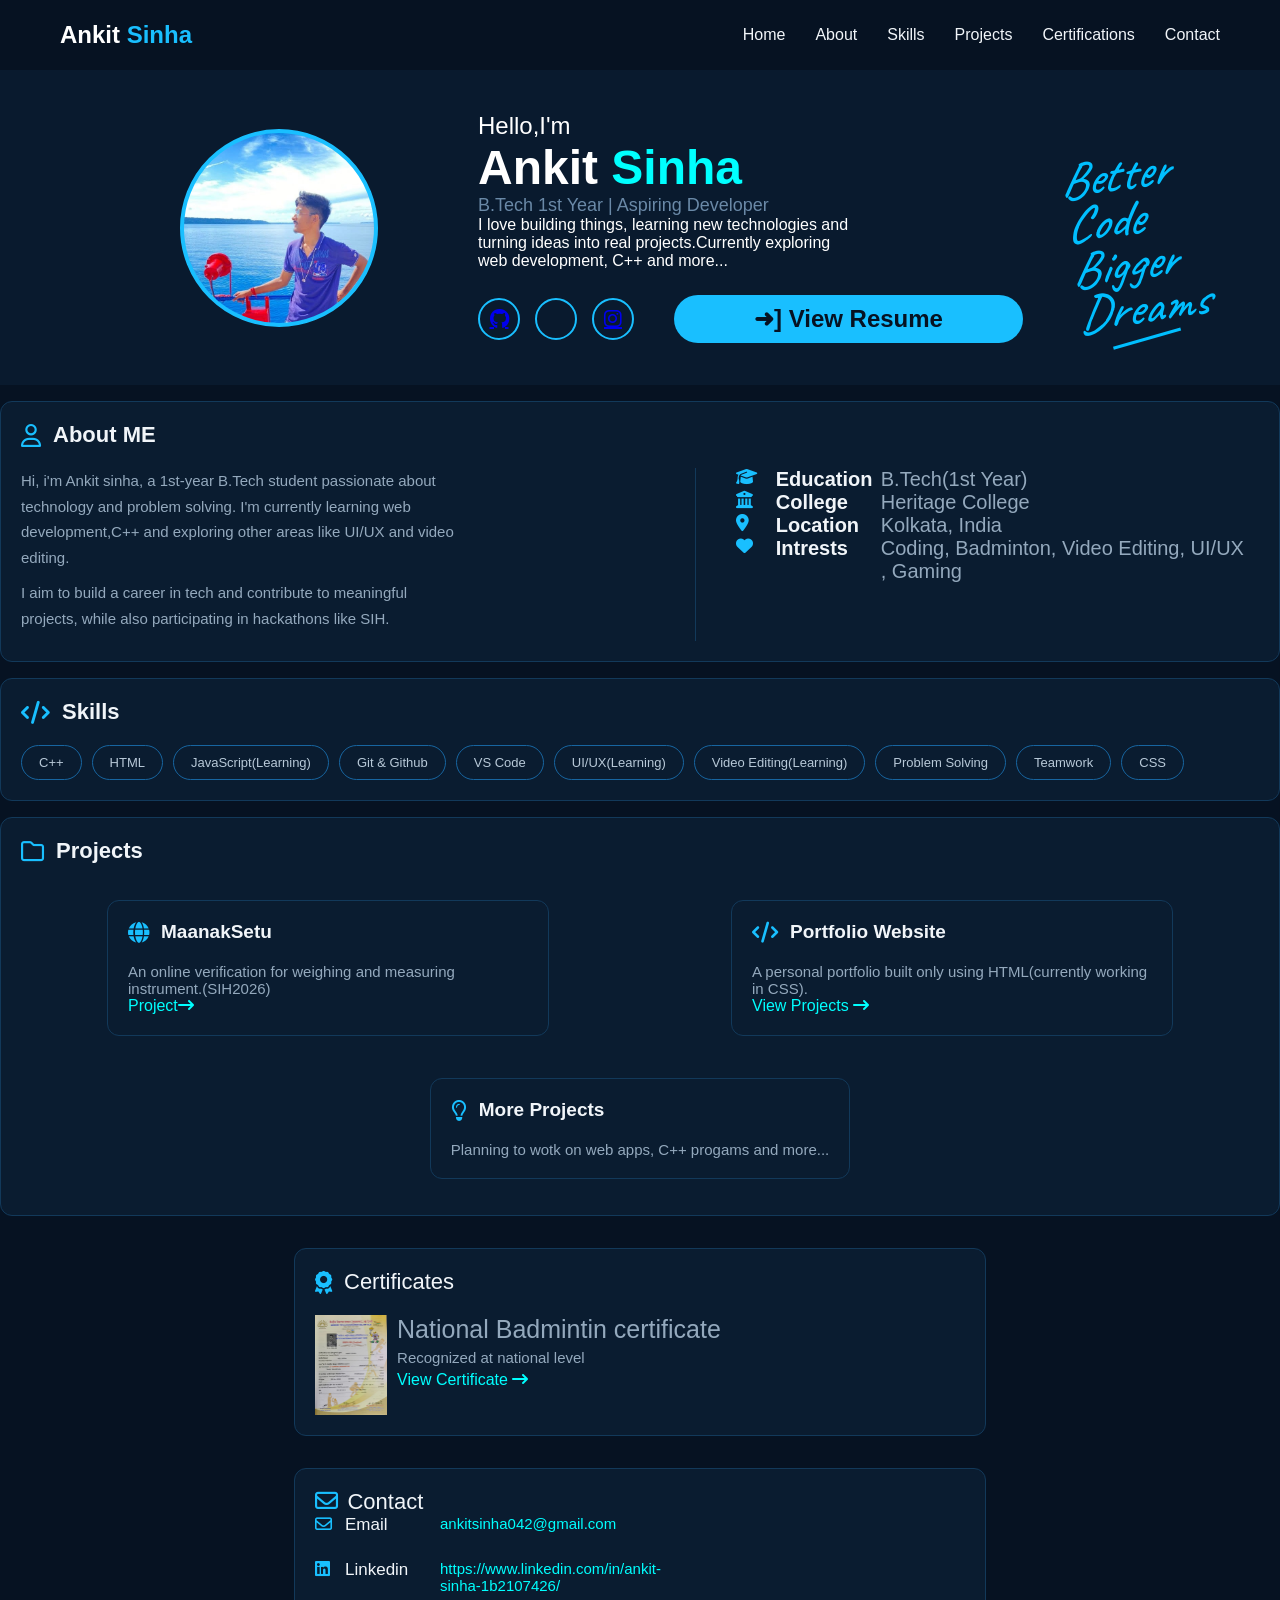
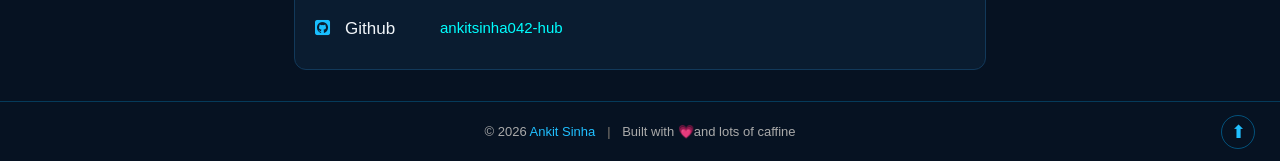
<file: index.html>
<!DOCTYPE html>
<html lang="en">
<head>
    <meta charset="UTF-8">
    <meta name="viewport" content="width=device-width, initial-scale=1.0">
    <title>Document</title>
    <link rel="stylesheet" href="style.css">
    <link rel="stylesheet"
      href="https://cdnjs.cloudflare.com/ajax/libs/font-awesome/6.5.2/css/all.min.css">
      <link rel="stylesheet"
      href="https://fonts.googleapis.com/css2?family=Caveat:wght@400;500;600&display=swap" >
</head>
    
<body>
    <header>
        <nav class="navbar">
            <div class="logo"><!--logo is just like id to give notation-->
                Ankit <span>Sinha</span><!--span can be used to give seperate sinha and also help in css of different name style-->
            </div>
            <ul class="bar-links"><!--unordered links-->
                <li><a href="#home">Home</a></li>
                <li><a href="#about">About</a></li>
                <li><a href="#skills">Skills</a></li>
                <li><a href="#projects">Projects</a></li>
                <li><a href="#certification">Certifications</a></li>
                <li><a href="#contact">Contact</a></li><!--For example:
1. Your navigation link
2. <a href="#skills">Skills<a/
This means: When someone clicks Skills, find the HTML element whose ID is skills.-->
            </ul>

        </nav>
        <section class="hero" id="home">
            <div class="photo">

            </div>
            <div class="base">
                <p>Hello,I'm
            </p>
            <h1 class="name">
                Ankit <span>Sinha</span>
            </h1>
            <p class="subtitle">
                B.Tech 1st Year | Aspiring Developer
            </p>
            <p class="discription">
                I love building things, learning new technologies and<br>
                turning ideas into real projects.Currently exploring <br>
                web development, C++ and more...
            </p>
            <div class="social-links">
                <a href="https://github.com/" target="_blank" class="social-circle"><i class="fa-brands fa-github"></i></a>
                <a href="https://www.linkedin.com/feed/" target="_blank" class="social-circle"><i class="fa-brans fa-linkedin-in"></i></a>
                <a href="https://www.instagram.com/" target="_blank" class="social-circle"><i class="fa-brands fa-instagram"></i></a>
                <a  href="Latex_resume (2)_page-0001.jpg" target="_blank" class="resume-btn"> ➜] View Resume</a>

            </div>
            <div class="dream-text">
                Better<br>
                Code<br>
                Bigger<br>
                Dreams
            </div>
            </div>

            
        </section>
        <section class="about" id="about">
            <div class="section-title">
                <i class="fa-regular fa-user"></i>
                <h2>About ME</h2>
            </div>
                <div class="about-layout">
                    <div class="about-text">
                        <p>
                            Hi, i'm Ankit sinha, a 1st-year B.Tech student passionate about<br>
                            technology and problem solving. I'm currently learning web<br>
                             development,C++ and exploring other areas  like UI/UX and video<br>
                             editing.
                        </p>
                        <P>
                             I aim to build a career in tech and contribute to meaningful<br>
                             projects, while also participating in hackathons like SIH.
                        </P>
                    </div>
                <div class="about-detail">
                    <div class="detail">
                         <i class="fa-solid fa-graduation-cap"></i>
                        <strong>Education</strong>
                        <span> B.Tech(1st Year)</span>
                    </div>
                    <div class="detail">
                        <i class="fa-solid fa-building-columns"></i>
                        <strong>College</strong>
                        <span>Heritage College</span>
                    </div>
                    <div class="detail">
                        <i class="fa-solid fa-location-dot"></i>
                        <strong>Location</strong>
                        <span>Kolkata, India</span>
                    </div>
                    <div class="detail">
                        <i class="fa-solid fa-heart"></i>
                        <strong>Intrests</strong>
                        <span>Coding, Badminton, Video Editing, UI/UX <br>, Gaming</span>
                    </div>
                </div>
            </div>
        </section>
        <section class="skills" id="skills">
            <div class="about1-title">
                <i class="fa-solid fa-code"></i>
                <h1>Skills</h1>
            </div>
            <div class="oval-shape">
                <span class="oval">C++</span><!--we use span over div beacause span by default inline me arrange krke deta h-->
                <span class="oval">HTML</span>
                <span class="oval">JavaScript(Learning)</span>
                <span class="oval">Git & Github</span>
                <span class="oval">VS Code</span>
                <span class="oval">UI/UX(Learning)</span>
                <span class="oval">Video Editing(Learning)</span>
                <span class="oval">Problem Solving</span>
                <span class="oval">Teamwork</span>
                <span class="oval">CSS</span>

            </div>

        </section>
        <section class="projects" id="projects">
            <div class="project-title">
                <i class="fa-regular fa-folder"></i>
                <h1>Projects</h1>
            </div>
            <div class="project-container">
            <div class="setu">
                <div class="setu-title">
                <i class="fa-solid fa-globe"></i>
                <h5>MaanakSetu</h5>
                </div>
                <div class="setu-content">
                    An online verification for weighing and measuring instrument.(SIH2026) 
                </div>
                <div class="setu-project-link">
                    <a href="https://asmitkumarmishra005.github.io/MaanakSetu/#/login" View target="_blank">Project<i class="fa-solid fa-arrow-right-long"></i></a>


                </div>
            </div>
            <div class="Portfolio">
                <div class="portfolio-title">
                    <i class="fa-solid fa-code"></i>
                    <h3>Portfolio Website</h3>
                </div>
                <div class="portfolio-content">
                    A personal portfolio built only using HTML(currently working in CSS).
                </div>
                <div class="portfolio-link">
                    <a href=#>View Projects <i class="fa-solid fa-arrow-right-long"></i></a>

                </div>
            </div>
            <div class="more-project">
                <div class="more-project-title">
                    <i class="fa-regular fa-lightbulb"></i>
                    <h4>More Projects</h4>
                </div>
                <div class="more-project-content">
                    Planning to wotk on web apps, C++ progams and more...
                </div>
            </div>
            </div>
        </section>
        <section class="certification" id="certification">
            <div class="certificates">
                <div class="certificate-title">
                 <i class="fa-solid fa-award"></i>
                 <h9>Certificates</h9>
                </div>
             <div class="certificate-content">
                <img src="WhatsApp Image 2026-09-09 at 20.30.42.jpeg" alt =My certificate height="100">
                
                <div class="certificate-details">
                  <h13>National Badmintin certificate</h13>
                  <p>Recognized at national level</p>
                  <a href="WhatsApp Image 2026-09-09 at 20.30.42.jpeg" target="_blank" class="Certificate-button">View Certificate <i class="fa-solid fa-arrow-right-long"></i></a>
                </div>
             </div>
            </div>
            <div class="contact">
                <div class="contact-title">
                     <i class="fa-regular fa-envelope"></i>
                     <h16>Contact</h16>
                </div>
                <div class="contact-lists">
                    <div class="contact-items">
                         <i class="fa-regular fa-envelope"></i>
                         <span class="contact-label">Email</span>
                         <a>ankitsinha042@gmail.com</a>
                    </div>
                    <div class="contact-items">
                         <i class="fa-brands fa-linkedin"></i>
                         <span class="contact-label">Linkedin</span>
                         <a href="#" target="_blank">https://www.linkedin.com/in/ankit-sinha-1b2107426/</a>
                    </div>
                    <div class="contact-items">
                         <i class="fa-brands fa-square-github"></i>
                         <span class="contact-label">Github</span>
                         <a href="#" target="_blank">ankitsinha042-hub</a>
                    </div>
                </div>
            </div>
        </section>
        </header>
        <footer>
            <p>
                © 2026 <span>Ankit Sinha</span>
                <b>|</b>
                Built with <span class="heart">💗</span>and lots of caffine
            </p>
            <a href="#home" class="back-to-top">⬆</a>
        </footer>
    
</body>
</html>
</file>
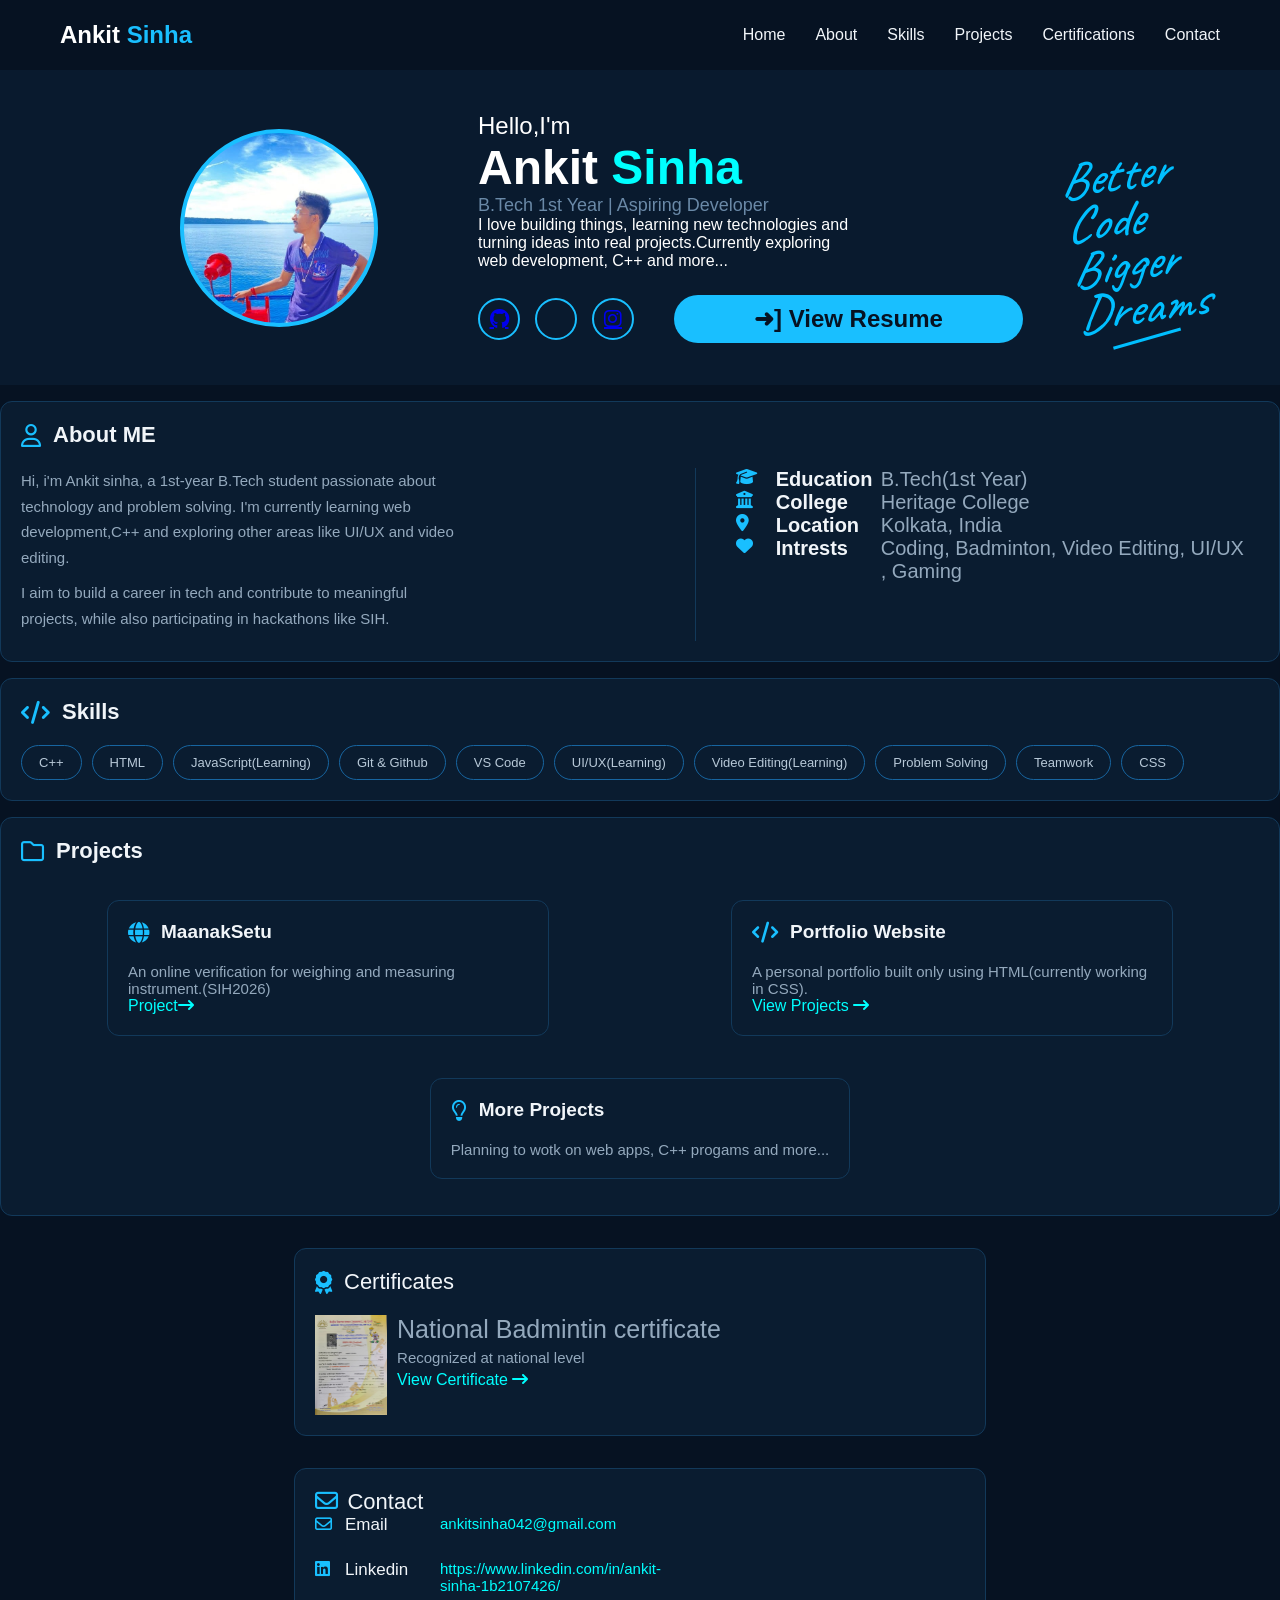
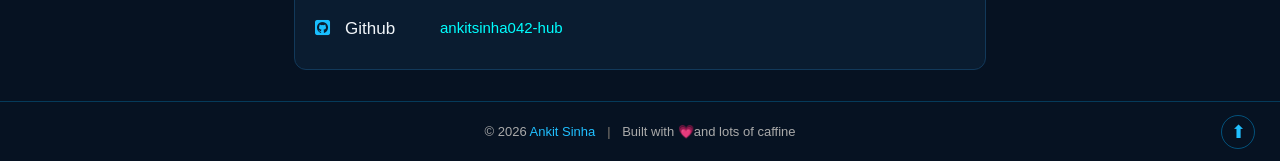
<file: index.html.html>
<!DOCTYPE html>
<html lang="en">
<head>
    <meta charset="UTF-8">
    <meta name="viewport" content="width=device-width, initial-scale=1.0">
    <title>Document</title>
    <link rel="stylesheet" href="style.css">
    <link rel="stylesheet"
      href="https://cdnjs.cloudflare.com/ajax/libs/font-awesome/6.5.2/css/all.min.css">
      <link rel="stylesheet"
      href="https://fonts.googleapis.com/css2?family=Caveat:wght@400;500;600&display=swap" >
</head>
    
<body>
    <header>
        <nav class="navbar">
            <div class="logo"><!--logo is just like id to give notation-->
                Ankit <span>Sinha</span><!--span can be used to give seperate sinha and also help in css of different name style-->
            </div>
            <ul class="bar-links"><!--unordered links-->
                <li><a href="#home">Home</a></li>
                <li><a href="#about">About</a></li>
                <li><a href="#skills">Skills</a></li>
                <li><a href="#projects">Projects</a></li>
                <li><a href="#certification">Certifications</a></li>
                <li><a href="#contact">Contact</a></li><!--For example:
1. Your navigation link
2. <a href="#skills">Skills<a/
This means: When someone clicks Skills, find the HTML element whose ID is skills.-->
            </ul>

        </nav>
        <section class="hero" id="home">
            <div class="photo">

            </div>
            <div class="base">
                <p>Hello,I'm
            </p>
            <h1 class="name">
                Ankit <span>Sinha</span>
            </h1>
            <p class="subtitle">
                B.Tech 1st Year | Aspiring Developer
            </p>
            <p class="discription">
                I love building things, learning new technologies and<br>
                turning ideas into real projects.Currently exploring <br>
                web development, C++ and more...
            </p>
            <div class="social-links">
                <a href="https://github.com/" target="_blank" class="social-circle"><i class="fa-brands fa-github"></i></a>
                <a href="https://www.linkedin.com/feed/" target="_blank" class="social-circle"><i class="fa-brans fa-linkedin-in"></i></a>
                <a href="https://www.instagram.com/" target="_blank" class="social-circle"><i class="fa-brands fa-instagram"></i></a>
                <a  href="Latex_resume (2)_page-0001.jpg" target="_blank" class="resume-btn"> ➜] View Resume</a>

            </div>
            <div class="dream-text">
                Better<br>
                Code<br>
                Bigger<br>
                Dreams
            </div>
            </div>

            
        </section>
        <section class="about" id="about">
            <div class="section-title">
                <i class="fa-regular fa-user"></i>
                <h2>About ME</h2>
            </div>
                <div class="about-layout">
                    <div class="about-text">
                        <p>
                            Hi, i'm Ankit sinha, a 1st-year B.Tech student passionate about<br>
                            technology and problem solving. I'm currently learning web<br>
                             development,C++ and exploring other areas  like UI/UX and video<br>
                             editing.
                        </p>
                        <P>
                             I aim to build a career in tech and contribute to meaningful<br>
                             projects, while also participating in hackathons like SIH.
                        </P>
                    </div>
                <div class="about-detail">
                    <div class="detail">
                         <i class="fa-solid fa-graduation-cap"></i>
                        <strong>Education</strong>
                        <span> B.Tech(1st Year)</span>
                    </div>
                    <div class="detail">
                        <i class="fa-solid fa-building-columns"></i>
                        <strong>College</strong>
                        <span>Heritage College</span>
                    </div>
                    <div class="detail">
                        <i class="fa-solid fa-location-dot"></i>
                        <strong>Location</strong>
                        <span>Kolkata, India</span>
                    </div>
                    <div class="detail">
                        <i class="fa-solid fa-heart"></i>
                        <strong>Intrests</strong>
                        <span>Coding, Badminton, Video Editing, UI/UX <br>, Gaming</span>
                    </div>
                </div>
            </div>
        </section>
        <section class="skills" id="skills">
            <div class="about1-title">
                <i class="fa-solid fa-code"></i>
                <h1>Skills</h1>
            </div>
            <div class="oval-shape">
                <span class="oval">C++</span><!--we use span over div beacause span by default inline me arrange krke deta h-->
                <span class="oval">HTML</span>
                <span class="oval">JavaScript(Learning)</span>
                <span class="oval">Git & Github</span>
                <span class="oval">VS Code</span>
                <span class="oval">UI/UX(Learning)</span>
                <span class="oval">Video Editing(Learning)</span>
                <span class="oval">Problem Solving</span>
                <span class="oval">Teamwork</span>
                <span class="oval">CSS</span>

            </div>

        </section>
        <section class="projects" id="projects">
            <div class="project-title">
                <i class="fa-regular fa-folder"></i>
                <h1>Projects</h1>
            </div>
            <div class="project-container">
            <div class="setu">
                <div class="setu-title">
                <i class="fa-solid fa-globe"></i>
                <h5>MaanakSetu</h5>
                </div>
                <div class="setu-content">
                    An online verification for weighing and measuring instrument.(SIH2026) 
                </div>
                <div class="setu-project-link">
                    <a href="https://asmitkumarmishra005.github.io/MaanakSetu/#/login" View target="_blank">Project<i class="fa-solid fa-arrow-right-long"></i></a>


                </div>
            </div>
            <div class="Portfolio">
                <div class="portfolio-title">
                    <i class="fa-solid fa-code"></i>
                    <h3>Portfolio Website</h3>
                </div>
                <div class="portfolio-content">
                    A personal portfolio built only using HTML(currently working in CSS).
                </div>
                <div class="portfolio-link">
                    <a href=#>View Projects <i class="fa-solid fa-arrow-right-long"></i></a>

                </div>
            </div>
            <div class="more-project">
                <div class="more-project-title">
                    <i class="fa-regular fa-lightbulb"></i>
                    <h4>More Projects</h4>
                </div>
                <div class="more-project-content">
                    Planning to wotk on web apps, C++ progams and more...
                </div>
            </div>
            </div>
        </section>
        <section class="certification" id="certification">
            <div class="certificates">
                <div class="certificate-title">
                 <i class="fa-solid fa-award"></i>
                 <h9>Certificates</h9>
                </div>
             <div class="certificate-content">
                <img src="WhatsApp Image 2026-09-09 at 20.30.42.jpeg" alt =My certificate height="100">
                
                <div class="certificate-details">
                  <h13>National Badmintin certificate</h13>
                  <p>Recognized at national level</p>
                  <a href="WhatsApp Image 2026-09-09 at 20.30.42.jpeg" target="_blank" class="Certificate-button">View Certificate <i class="fa-solid fa-arrow-right-long"></i></a>
                </div>
             </div>
            </div>
            <div class="contact">
                <div class="contact-title">
                     <i class="fa-regular fa-envelope"></i>
                     <h16>Contact</h16>
                </div>
                <div class="contact-lists">
                    <div class="contact-items">
                         <i class="fa-regular fa-envelope"></i>
                         <span class="contact-label">Email</span>
                         <a>ankitsinha042@gmail.com</a>
                    </div>
                    <div class="contact-items">
                         <i class="fa-brands fa-linkedin"></i>
                         <span class="contact-label">Linkedin</span>
                         <a href="#" target="_blank">https://www.linkedin.com/in/ankit-sinha-1b2107426/</a>
                    </div>
                    <div class="contact-items">
                         <i class="fa-brands fa-square-github"></i>
                         <span class="contact-label">Github</span>
                         <a href="#" target="_blank">ankitsinha042-hub</a>
                    </div>
                </div>
            </div>
        </section>
        </header>
        <footer>
            <p>
                © 2026 <span>Ankit Sinha</span>
                <b>|</b>
                Built with <span class="heart">💗</span>and lots of caffine
            </p>
            <a href="#home" class="back-to-top">⬆</a>
        </footer>
    
</body>
</html>
</file>
<file: style.css>
*{
    margin: 0;
    padding: 0;
}
html {scroll-behavior: smooth;
}
.navbar{
    height: 70px;
    padding: 0 60px;/*padding 0 60 means o from top and botton and 60 means left and right*/
    display: flex;/*display flex used to make texts in single line*/
    align-items: center;/*ye horizontal direction me sb same line mtlb centre me*/
    justify-content: space-between;/*how items are placed along main direction of flexbox*/
    background: #061222;
}

.logo{
    font-size: 24px;
    font-weight: bold;
    color: white;
}
.logo span{
    color: #19BFFF;
}
.bar-links{
    display: flex;
    gap: 30px;
    list-style: none;
}
.bar-links a{
    color: #f1f5f9;
    text-decoration: none;
    font-size: 16px;
}
.bar-links a:hover/*hover matlab jb mouse links pe na ho to kuch aur color and jb jai to kuch aur color*/{
    color: #19BFFF;
}
.hero{
    height: 315px;
    display: flex;
    align-items: center;
    gap: 100px;
    background: #091a2e;
}
.photo{
    height: 190px;
    width: 190px;
    border-radius: 50%;
    background-image: url("WhatsApp Image 2026-09-05 at 23.29.02.jpeg");
    background-size: cover;
    border: 4px solid #19BFFF;
    margin-left: 180px;
}
.base{
    font-size: 24px;
    color: white;
    display: flex;
    flex-direction: column;
    
}
.name{
    font-size: 48px;
    font-weight: bold;
    color: white;
    display: block;
}
.name span{
    color: cyan;
}
.subtitle{
    font-size: 18px;
    color: #6a89a7;
}
.discription{
    font-size: 16px;
}
.social-links{
    display: flex;
    align-items: center;
    gap: 15px;
    margin-top: 25px;
}/*this made all four items sit in horizontal line*/
.social-circle{
    height: 38px;
    width: 38px;
    border-radius: 50%;
    align-items: center;
    justify-content: center;
    border: 2px solid #19BFFF;
    font-size: 20px;
    display: flex;
}
.resume-btn{
    margin-left: 25px;
    padding: 10px 80px;
    background: #19BFFF;
    color: #061222;
    font-weight: bold;
    border-radius: 25px;
    text-decoration: none;
}
.social-circle:hover{
    background: #19BFFF;
    color: #f1f5f9;
}
.resume-btn:hover{
    background: white;
}
.hero{
    position: relative;
}
.dream-text{
    font-family: "caveat" , cursive;
    font-size: 50px;
    font-weight: 500;
    font-style: italic;
    color: #00bfff;
    line-height: 0.9;
    transform: rotate(-8deg);
    position: absolute;
    right: 80px;
    top: 80px;
}
.dream-text::after{
    content: "";
    display: block;
    width: 70px;
    height: 3px;
    background: #00bfff;
    transform: rotate(-8deg);
    margin: 8px auto 0;
}
body{
    margin: 0;
    background: #061222;
    color: #f1f5f9;
    font-family: Arial, Helvetica, sans-serif;
}
.about{
    max-width: 1400px;
    margin: 16px auto;
    padding: 20px;
    background: #0A1C30;
    border: 1px solid #12395A;
    border-radius: 12px;
}
.section-title{
    display: flex;
    align-items: center;
    gap: 12px;
    margin-bottom: 20px;

}
.section-title i{
    color: #19BFFF;
    font-size: 23px;
}
.section-title h2{
    font-size: 22px;
    color: #f1f5f9;
}
.about-layout{
    display: flex;
    gap: 40px;
}
.about-text{
    width: 52%;
    padding-right: 30px;
    border-right: 1px solid #12395a;
    color: #94A9BD;
    font-size: 15px;
    line-height: 1.7;
}
.about-text p{
    margin-bottom: 10px;
}
.about-details{
    width: 48%;
    display: flex;
    flex-direction: column;
    gap: 25px;
}
.detail{
    display: grid;
    grid-template-columns: 25px 90px 1fr;
    align-items: start;
    gap: 15px;
    color: #94A9BD;
    font-size: 20px;
}
.detail i{
    color: #19BFFF;
    font-size: 17px;
}
.detail strong{
    color: #f1f5f9;
}
.skills{
    max-width: 1400px;
    margin: 16px auto;
    padding: 20px;
    background: #0A1C30;
    border: 1px solid #12395A;
    border-radius: 12px;
}
.about1-title{
    display: flex;
    align-items: center;
    gap: 12px;
    margin-bottom: 20px;
}
.about1-title i{
    color: #19BFFF;
    font-size: 23px;
}
.about1-title h1{
    color: #f1f5f9;
    font-size: 22px;
}
.oval-shape{
    flex-wrap: wrap;/* flex wrap : mtlb agr ek line me space khtm ho gya to uske bad us line ke niche chla jaiga apne*/
    display: flex;
    gap: 10px;
}
.oval-shape span{
    border-radius: 20px;
    padding: 9px 17px;
    border: 1px solid #1765a0;
    color: #B8C9D8;
    font-size: 13px;
}
.oval-shape span:hover{
    background: #19BFFF;
    color: #061222;
}
.projects{
    max-width: 1400px;
    margin: 16px auto;
    padding: 20px;
    background: #0A1C30;
    border: 1px solid #12395A;
    border-radius: 12px;
}
.project-title{
    display: flex;
    align-items: center;
    gap: 12px;
    margin-bottom: 20px;
}
.project-title i{
    color: #19BFFF;
    font-size: 23px;
}
.project-title h1{
    color: #f1f5f9;
    font-size: 22px;
}
.project-container{
    display: flex;
    flex-wrap: wrap;
    gap: 10px;
}
.setu{
    max-width: 400px;
    margin: 16px auto;
    padding: 20px;
    background: #0A1C30;
    border: 1px solid #12395A;
    border-radius: 12px;
}
.setu-title{
    display: flex;
    align-items: center;
    gap: 12px;
    margin-bottom: 20px;
}
.setu-title i{
    color: #19BFFF;
    font-size: 21px;
}
.setu-title h5{
    color: #f1f5f9;
    font-size: 19px;
}
.setu-content{
color: #94A9BD;
font-size: 15px;
}
.setu-project-link a{
    color: cyan;
    text-decoration: none;
}
.setu-project-link a:hover{
    
    color: white;

}
.Portfolio{
    max-width: 400px;
    margin: 16px auto;
    padding: 20px;
    background: #0A1C30;
    border: 1px solid #12395A;
    border-radius: 12px;
}
.portfolio-title{
    display: flex;
    align-items: center;
    gap: 12px;
    margin-bottom: 20px;
}
.portfolio-title i{
    color: #19BFFF;
    font-size: 21px;
}
.portfolio-title h3{
    color: #f1f5f9;
    font-size: 19px;
}
.portfolio-content{
    color: #94A9BD;
   font-size: 15px;
}
.portfolio-link a{
    color: cyan;
    text-decoration: none;
}
.portfolio-link a:hover{
    color: white;
}

.more-project{
    max-width: 400px;
    margin: 16px auto;
    padding: 20px;
    background: #0A1C30;
    border: 1px solid #12395A;
    border-radius: 12px;
}
.more-project-title{
    display: flex;
    align-items: center;
    gap: 12px;
    margin-bottom: 20px;
}

.more-project-title i{
    color: #19BFFF;
    font-size: 21px;
}
.more-project-title h4{
     color: #f1f5f9;
    font-size: 19px;
}
.more-project-content{
    color: #94A9BD;
   font-size: 15px;
}
.certification{
    display: flex;
    flex-wrap: wrap;
}
.certificates{
    width: 650px;
    margin: 16px auto;
    padding: 20px;
    background: #0A1C30;
    border: 1px solid #12395A;
    border-radius: 12px;
}
.certificate-title{
    display: flex;
    align-items: center;
    gap: 12px;
    margin-bottom: 20px;
}
.certificate-title i{
    color: #19BFFF;
    font-size: 23px;
}
.certificate-title h9{
color: #f1f5f9;
    font-size: 22px;
}
.certificate-content{
    display: flex;
    gap: 10px;
}
.certificate-details h13{
    color: #94A9BD;
   font-size: 25px;
}
.certificate-details p{
    color: #94A9BD;
   font-size: 15px;
   padding-bottom: 5px;
   padding-top: 5px;
}
.certificate-details a{
    color: cyan;
    text-decoration: none;
    padding-top: 10px;
}
.certificate-details a:hover{
    color: white;
}

.contact{
    width: 650px;
    margin: 16px auto;
    padding: 20px;
    background: #0A1C30;
    border: 1px solid #12395A;
    border-radius: 12px;
}
.contact-titile{
     display: flex;
    align-items: center;
    gap: 12px;
    margin-bottom: 20px;
}
.contact-title i{
color: #19BFFF;
    font-size: 23px;
}
.contact-title h16{
color: #f1f5f9;
    font-size: 22px;
    padding: 5px;
}
.contact-lists{
    width: 48%;
    display: flex;
    flex-direction: column;
    gap: 25px;
    padding-bottom: 10px;
}
.contact-items{
    display: grid;
    grid-template-columns: 25px 90px 1fr;
    align-items: start;
    gap: 5px;
    color: #94A9BD;
    font-size: 20px;
}
.contact-items i{
    color: #19BFFF;
    font-size: 17px;
}
.contact-items span{
    color: #f1f5f9;
    font-size: 17px;
}
.contact-items a{
    font-size: 15px;
    color: cyan;
    text-decoration: none;
}
.contact-items a:hover{
    color: white
}
footer{
    position: relative;
    margin-top: 15px;
    padding: 22px 20px;
    text-align: center;
    border-top: 1px solid rgba(0,174,255,0.25);
    color: #aaa;
    font-size: 13px;
}
footer p{
    margin: o;
}
footer p span{
    color : #20bfff;
}
footer p b {
    color: #555;
    margin: 0 8px;
}

footer .heart {
    color: red;
}

/* Back to top button */
.back-to-top {
    position: absolute;
    right: 25px;
    top: 50%;
    transform: translateY(-50%);

    width: 32px;
    height: 32px;

    display: flex;
    align-items: center;
    justify-content: center;

    border: 1px solid rgba(0, 174, 255, 0.4);
    border-radius: 50%;

    color: #20bfff;
    text-decoration: none;
    font-size: 18px;

    transition: 0.3s;
}

.back-to-top:hover {
    background: #20bfff;
    color: #061426;
}
</file>
